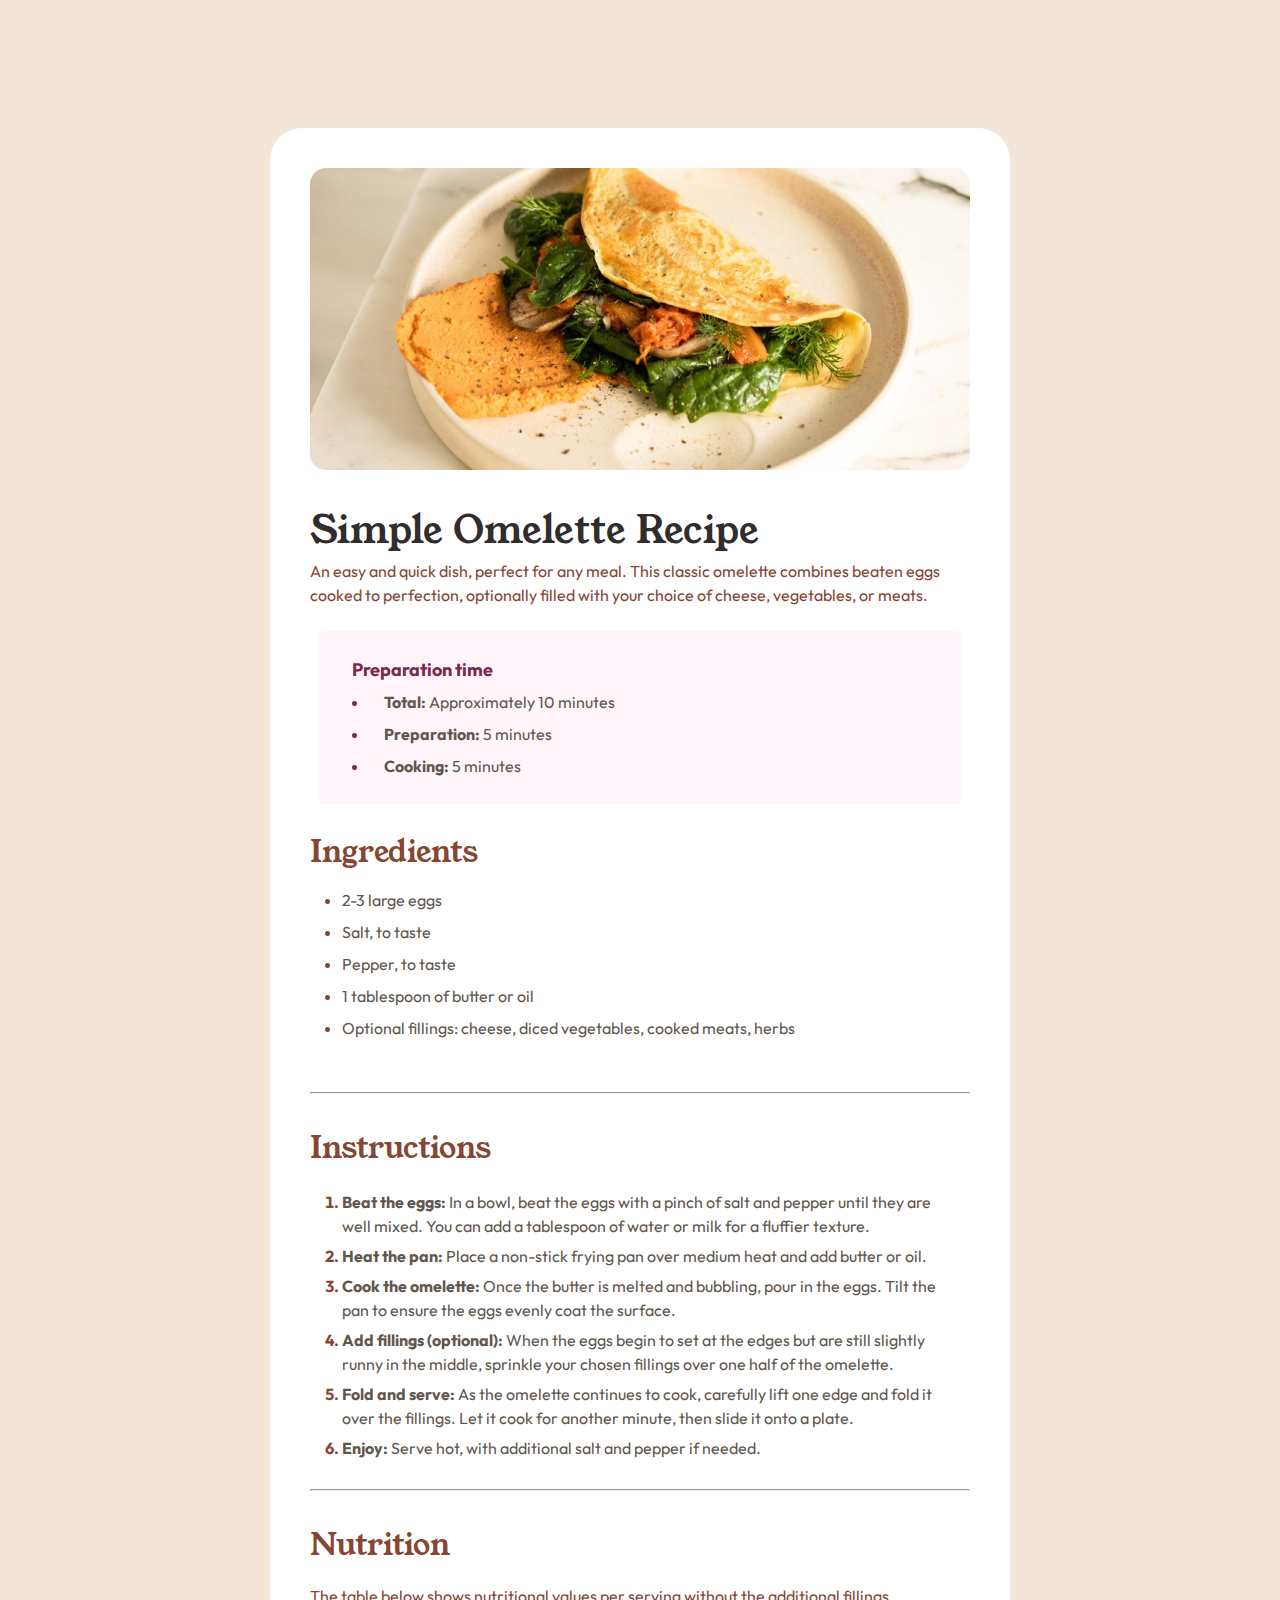
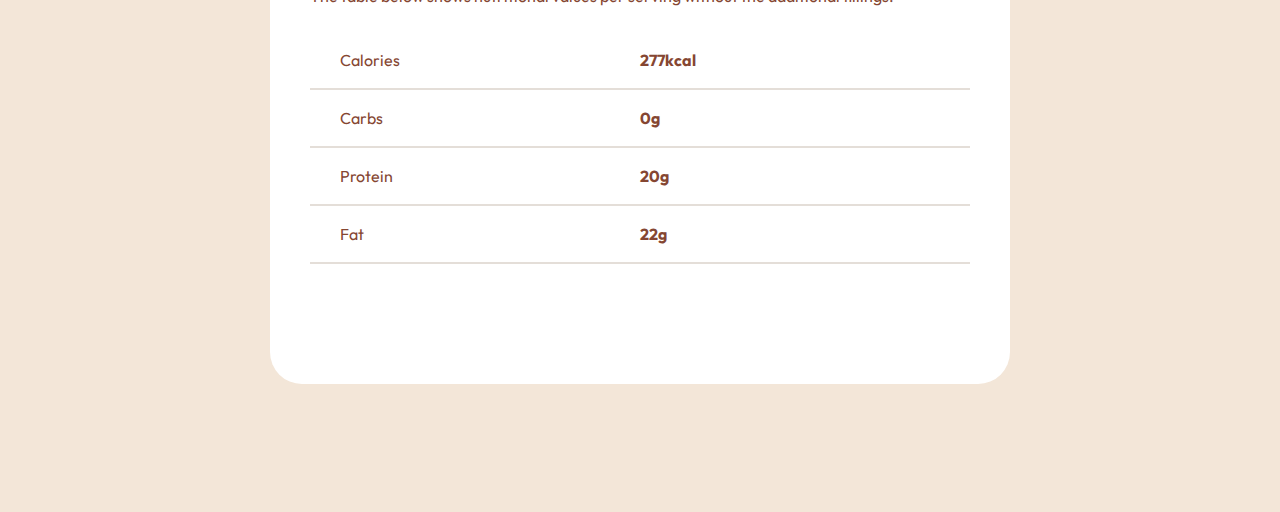
<file: recipe-page-main/index.html>
<!DOCTYPE html>
<html lang="en">
<head>
  <meta charset="UTF-8">
  <meta name="viewport" content="width=device-width, initial-scale=1.0"> <!-- displays site properly based on user's device -->
<!-------css link -------------->
  <link rel="stylesheet" href="styles.css">
  <!-- font-family -->
  <!-- young-serif -->
  <link rel="preconnect" href="https://fonts.googleapis.com">
<link rel="preconnect" href="https://fonts.gstatic.com" crossorigin>
<link href="https://fonts.googleapis.com/css2?family=Young+Serif&display=swap" rel="stylesheet">
<!-- outfit -->
<link rel="preconnect" href="https://fonts.googleapis.com">
<link rel="preconnect" href="https://fonts.gstatic.com" crossorigin>
<link href="https://fonts.googleapis.com/css2?family=Outfit:wght@100..900&display=swap" rel="stylesheet">
<!--  -->
  <title>Frontend Mentor | Recipe page</title>
</head>
<body>
  <div class="wrapper"> 
    <div class="img"><img src="./images/image-omelette.jpeg" alt="photo of an omlette"></div>
  <div class="main-content">
    <div class="content">
      <h2 class="main-heading heading">Simple Omelette Recipe</h2>
        <p class="main-description main-details">
          An easy and quick dish, perfect for any meal. This classic omelette combines beaten eggs cooked
          to perfection, optionally filled with your choice of cheese, vegetables, or meats.
        </p>
        </div>
      
        <div class="prep-time">
      <h3 class="prep-heading">Preparation time</h3>
      <ul class="prep-list">
        <div class="sub-content">
          <li><span class="bold-txt">&#160 &#160 &#160Total:</span> Approximately 10 minutes</li>
          <li><span class="bold-txt">&nbsp &#160 &#160Preparation:</span> 5 minutes</li>
          <li><span class="bold-txt"> &nbsp &#160 &#160Cooking:</span> 5 minutes</li>
        </div>
      </ul>
        </div>
      
        <div class="ingredients details">
      <h3 class="ing-heading heading sub-heading">Ingredients</h3>
      <ul class="ing-list">
        <div class="sub-content">
          <li>2-3 large eggs</li>
          <li>Salt, to taste</li>
          <li>Pepper, to taste</li>
          <li>1 tablespoon of butter or oil</li>
          <li>Optional fillings: cheese, diced vegetables, cooked meats, herbs</li>
        </div>
      </ul>
        </div>
      <hr>
        <div class="instructions details">
      <span class="bold-txt">
        <h3 class="heading sub-heading">Instructions</h3>
      </span>
      <ol class="instr-list">
        <li><span class="bold-txt">Beat the eggs:</span> In a bowl, beat the eggs with a pinch of salt and pepper until they are well mixed.
        You can add a tablespoon of water or milk for a fluffier texture.</li>
        <li><span class="bold-txt">Heat the pan:</span> Place a non-stick frying pan over medium heat and add butter or oil.</li>
        <li><span class="bold-txt">Cook the omelette:</span> Once the butter is melted and bubbling, pour in the eggs. Tilt the pan to ensure
        the eggs evenly coat the surface.</li>
        <li><span class="bold-txt">Add fillings (optional):</span> When the eggs begin to set at the edges but are still slightly runny in the
        middle, sprinkle your chosen fillings over one half of the omelette.</li>
        <li><span class="bold-txt">Fold and serve:</span> As the omelette continues to cook, carefully lift one edge and fold it over the
        fillings. Let it cook for another minute, then slide it onto a plate.</li>
        <li><span class="bold-txt">Enjoy:</span> Serve hot, with additional salt and pepper if needed.</li>
      </ol>
        </div>
      <hr>
        <div class=" details">
      <h3 class="nutri-heading heading sub-heading">Nutrition</h3>
      <div class="nutri-detail">
        <p>The table below shows nutritional values per serving without the additional fillings.</p>
        <br>
        <div class=" nutrient-facts">
          <div class="items">
            <span class="nutriens facts">Calories</span>
            <span class="bold-txt facts">277kcal</span>
          </div>
      
          <div class="items">
            <span class="nutriens facts">Carbs</span>
            <span class="bold-txt facts">0g</span>
          </div>
      
          <div class="items">
            <span class="nutriens facts">Protein</span>
            <span class="bold-txt facts">20g</span>
          </div>
      
          <div class="items">
            <span class="nutriens facts">Fat</span>
            <span class="bold-txt facts">22g</span>
          </div>
        </div>
      </div>
        </div>
      </div>
    </div>

  
</body>
</html>
</file>
<file: recipe-page-main/styles.css>
/*
  1. Use a more-intuitive box-sizing model.
*/
*,
*::before,
*::after {
  box-sizing: border-box;
}

/*
  2. Remove default margin
*/
* {
  margin: 0;
}

/*
  3. Allow percentage-based heights in the application
*/
html,
body {
  margin: 4rem 0;
  background-color: hsl(30, 54%, 90%);
  display: flex;
  justify-content: center;
  align-items: center;
  color: hsl(14, 45%, 36%);
  font-family: "Outfit";
}

/*
  Typographic tweaks!
  4. Add accessible line-height
  5. Improve text rendering
*/
body {
  line-height: 1.5;
  -webkit-font-smoothing: antialiased;
}

/*
  6. Improve media defaults
*/
img,
picture,
video,
canvas,
svg {
  display: block;
  max-width: 100%;
}

/*
  7. Remove built-in form typography styles
*/
input,
button,
textarea,
select {
  font: inherit;
}

/*
  8. Avoid text overflows
*/
p,
h1,
h2,
h3,
h4,
h5,
h6 {
  overflow-wrap: break-word;
}

/*
  9. Create a root stacking context
*/
#root,
#__next {
  isolation: isolate;
}

.wrapper {
  background-color: hsl(0, 0%, 100%);
  border-radius: 2rem;
  overflow: hidden;
  font-size: 16px;
  max-width: 740px;
  padding: 2.5rem;
}
.wrapper .sub-heading {
  font-size: 30px;
  font-weight: 400;
}

.main-content {
  padding: 2rem 0;
}

img {
  border-radius: 16px;
  width: auto;
}

.ingredients {
  line-height: 2rem;
  margin: 2rem 0;
}
.ingredients li {
  color: hsl(30, 10%, 34%);
}
.ingredients li::marker {
  color: hsl(14, 45%, 36%);
}
.ingredients ul {
  padding: 1rem 2rem;
}

.details {
  margin: 2rem 0;
}
.details ul, .details ol {
  padding: 1rem 2rem;
}
.details .nutr-facts {
  padding: 1rem 0;
}
.details .nutri-detail {
  padding: 1rem 0;
}

.instructions {
  margin-bottom: 10px;
}
.instructions .instr-list {
  color: hsl(30, 10%, 34%);
}
.instructions li::marker {
  color: hsl(14, 45%, 36%);
  font-weight: 700;
}
.instructions .instr-list > ol {
  font-weight: 700;
}

.instr-list > li {
  padding: 3px 0;
}

.nutrient-facts {
  display: flex;
  flex-direction: column;
}
.nutrient-facts .items {
  display: flex;
  border-bottom: 2px solid hsl(30, 18%, 87%);
  padding: 1rem 1.9rem;
}

.nutrient-facts .items > * {
  width: 50px;
  margin-right: auto;
}

.prep-list {
  color: hsl(30, 10%, 34%);
}
.prep-list li::marker {
  color: hsl(332, 51%, 32%);
}

.prep-time {
  background-color: hsl(330, 100%, 98%);
  padding: 1.4rem 0.7em;
  margin: 1.5rem 0.5rem;
  line-height: 2rem;
  color: hsl(332, 51%, 32%);
  border-radius: 6px;
}

.heading, .ing-heading {
  font-family: Young Serif;
}

.main-heading {
  color: hsl(24, 5%, 18%);
  font-size: 2.4rem;
  font-weight: 400;
}

.bold-txt {
  font-weight: 700;
}

.prep-heading {
  font-size: 18px;
  padding: 0 1.4rem;
}

@media (max-width: 400px) {
  .wrapper {
    padding: 0;
    max-width: 375px;
    margin: 0;
    border-radius: 0;
  }
  .wrapper img {
    width: 100%;
    border-radius: 0;
  }
  .wrapper .nutrient-facts {
    margin: 0;
  }
  .main-content {
    padding: 1.7rem;
  }
}/*# sourceMappingURL=styles.css.map */
</file>
